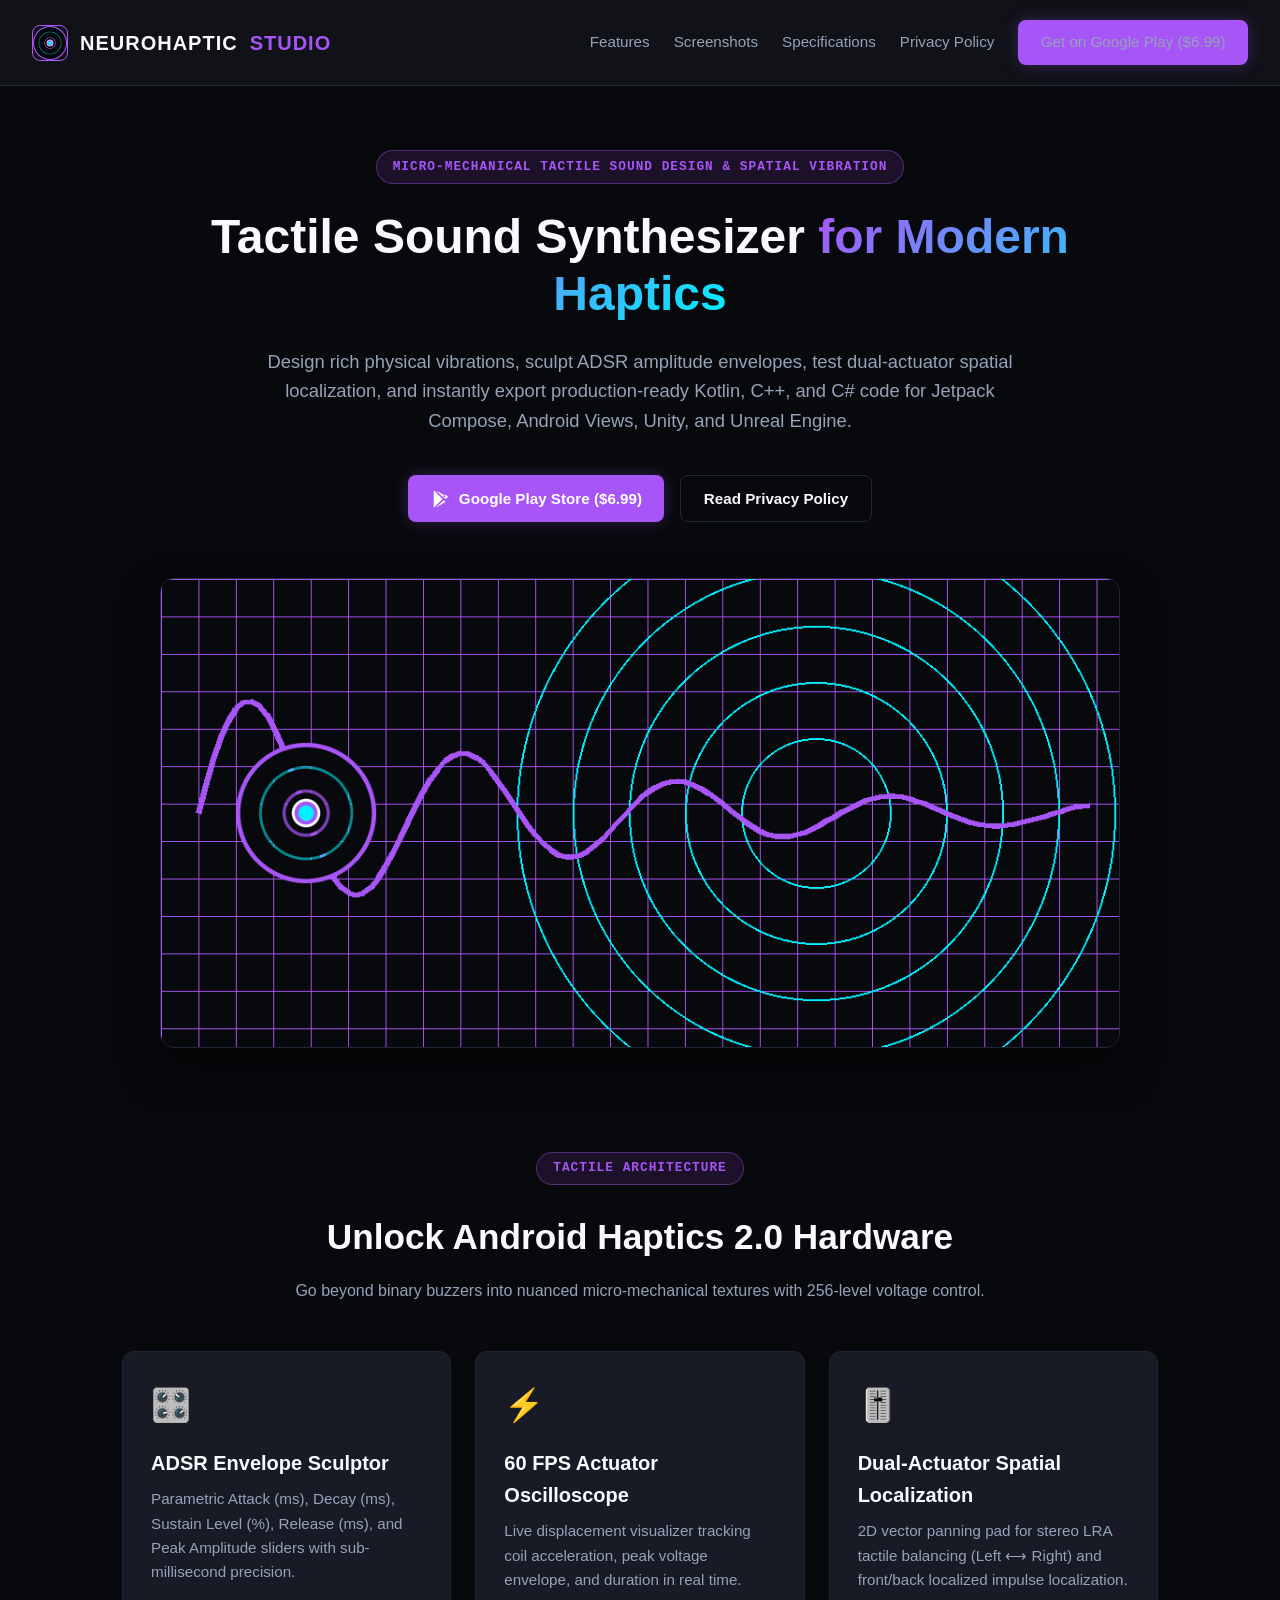
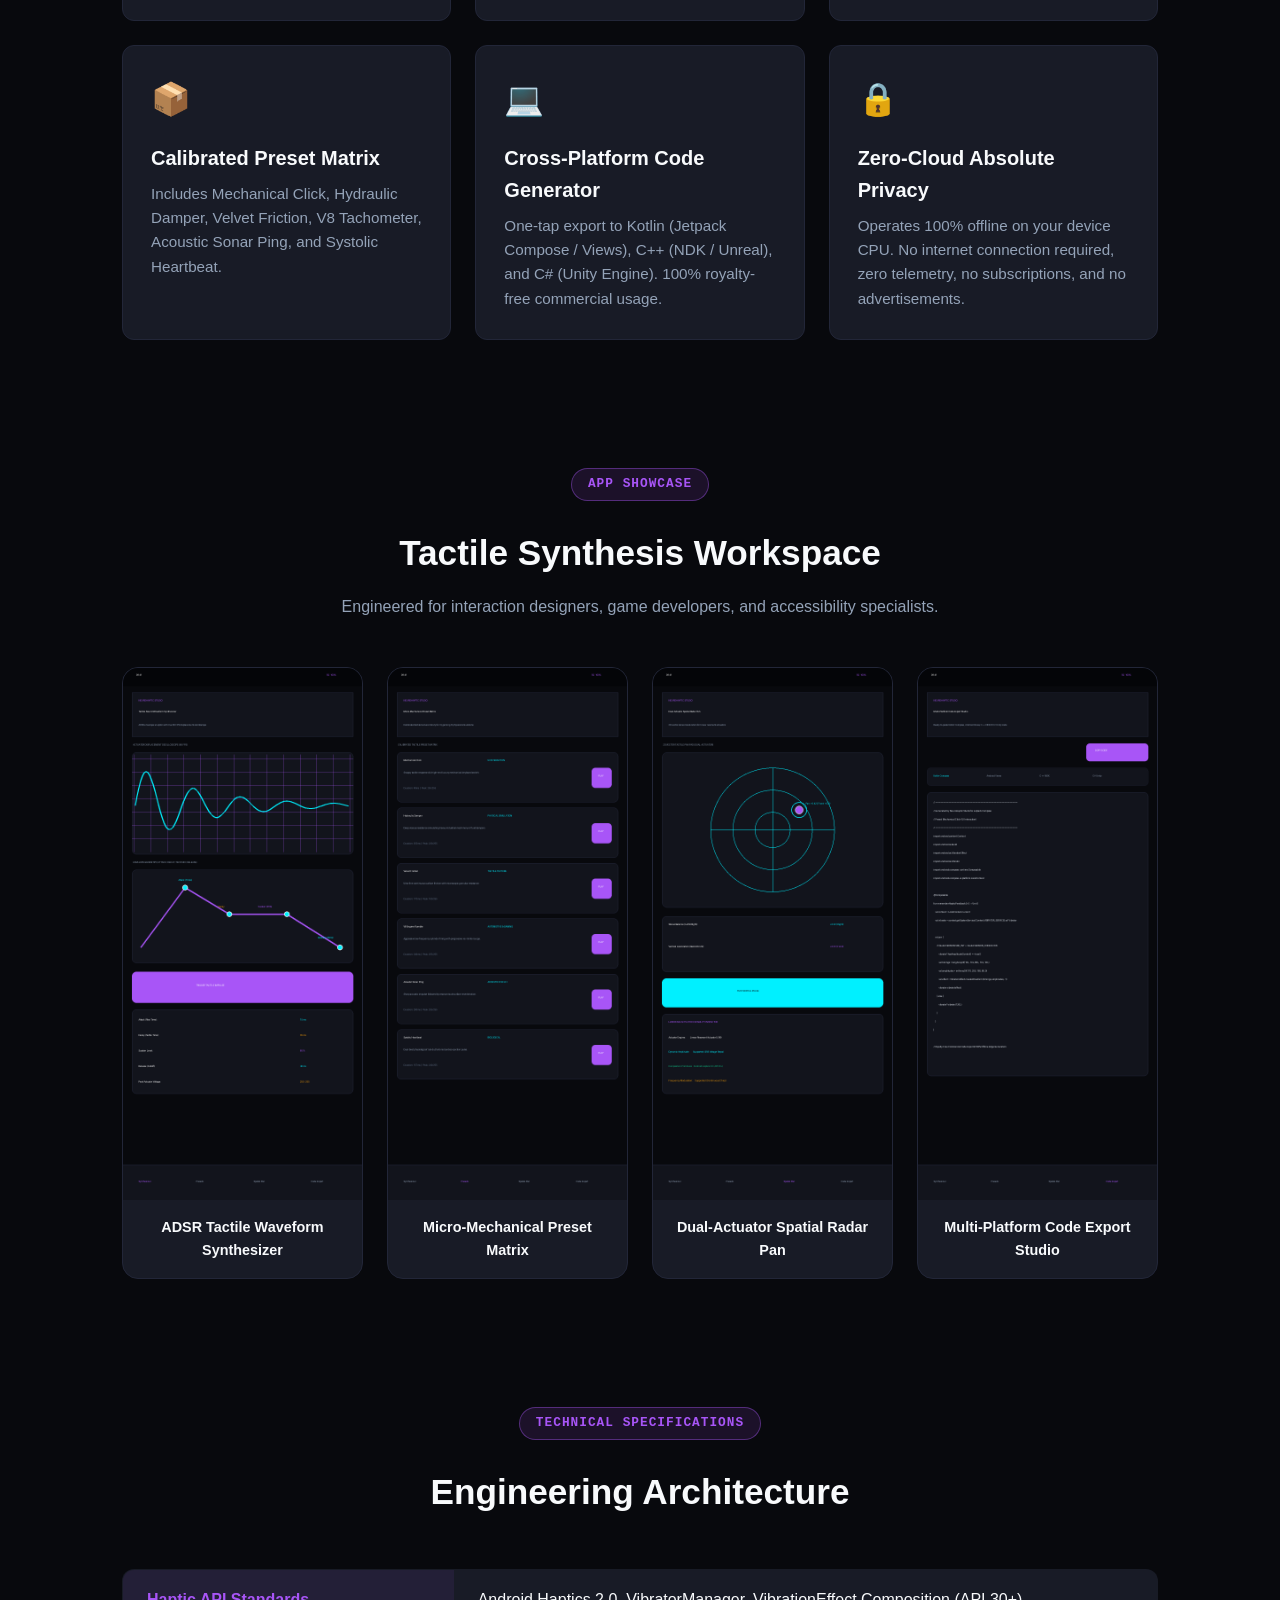
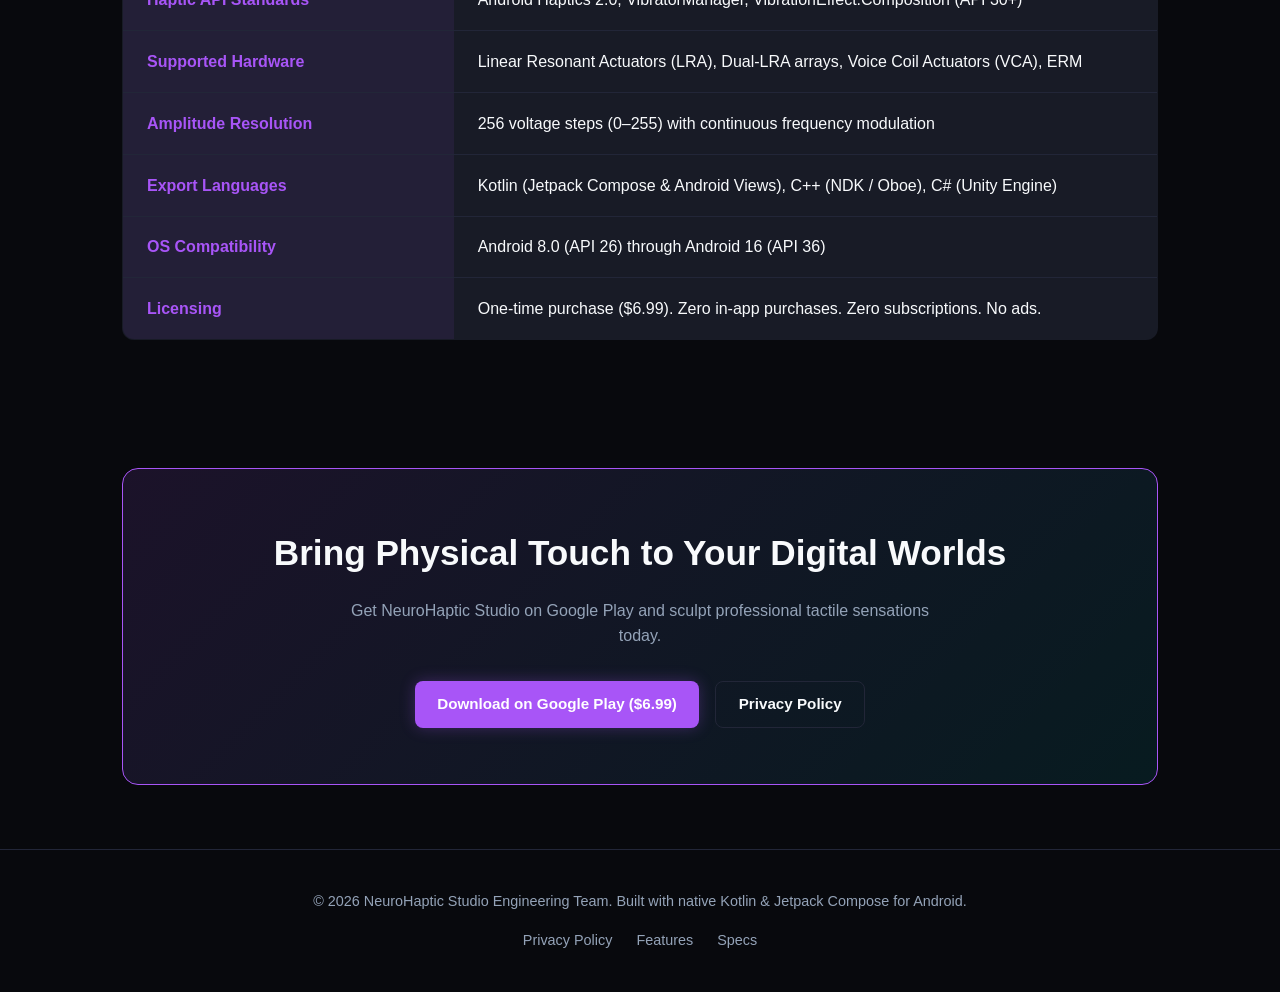
<file: index.html>
<!DOCTYPE html>
<html lang="en">
<head>
  <meta charset="UTF-8">
  <meta name="viewport" content="width=device-width, initial-scale=1.0">
  <title>NeuroHaptic Studio — Dual-Actuator Spatial Vibration Synthesizer</title>
  <meta name="description" content="Sculpt, synthesize, and export pro-grade tactile waveforms for Android, Unity, and Unreal with zero cloud servers.">
  <link rel="stylesheet" href="style.css">
  <link rel="icon" type="image/png" href="assets/icon_512.png">
</head>
<body>

  <!-- Navigation -->
  <header class="navbar">
    <a href="#" class="nav-brand">
      <img src="assets/icon_512.png" alt="NeuroHaptic Studio Icon">
      NEUROHAPTIC <span>STUDIO</span>
    </a>
    <nav class="nav-links">
      <a href="#features">Features</a>
      <a href="#screenshots">Screenshots</a>
      <a href="#specs">Specifications</a>
      <a href="privacy.html">Privacy Policy</a>
      <a href="#download" class="btn-primary">Get on Google Play ($6.99)</a>
    </nav>
  </header>

  <!-- Hero Section -->
  <main>
    <section class="hero">
      <div class="badge">MICRO-MECHANICAL TACTILE SOUND DESIGN & SPATIAL VIBRATION</div>
      <h1>Tactile Sound Synthesizer <span>for Modern Haptics</span></h1>
      <p>
        Design rich physical vibrations, sculpt ADSR amplitude envelopes, test dual-actuator spatial localization, and instantly export production-ready Kotlin, C++, and C# code for Jetpack Compose, Android Views, Unity, and Unreal Engine.
      </p>
      
      <div class="hero-actions">
        <a href="#download" class="btn-primary">
          <svg width="20" height="20" viewBox="0 0 24 24" fill="currentColor"><path d="M3.609 1.814L13.792 12 3.61 22.186c-.193-.11-.31-.322-.31-.56V2.374c0-.238.117-.45.31-.56zM15.207 13.414l2.193 2.193-11.83 6.786 9.637-8.979zm0-2.828L5.57 1.607l11.83 6.786-2.193 2.193zm1.414 1.414l3.535-2.028c.677-.388.677-1.026 0-1.414l-3.535-2.028-2.121 2.121 2.121 2.121v.228z"/></svg>
          Google Play Store ($6.99)
        </a>
        <a href="privacy.html" class="btn-secondary">Read Privacy Policy</a>
      </div>

      <img src="assets/feature_graphic.png" alt="NeuroHaptic Studio Feature Graphic" class="hero-banner">
    </section>

    <!-- Key Features -->
    <section id="features" class="features-section">
      <div class="section-header">
        <div class="badge">TACTILE ARCHITECTURE</div>
        <h2>Unlock Android Haptics 2.0 Hardware</h2>
        <p>Go beyond binary buzzers into nuanced micro-mechanical textures with 256-level voltage control.</p>
      </div>

      <div class="grid">
        <div class="card">
          <div class="card-icon">🎛️</div>
          <h3>ADSR Envelope Sculptor</h3>
          <p>Parametric Attack (ms), Decay (ms), Sustain Level (%), Release (ms), and Peak Amplitude sliders with sub-millisecond precision.</p>
        </div>

        <div class="card">
          <div class="card-icon">⚡</div>
          <h3>60 FPS Actuator Oscilloscope</h3>
          <p>Live displacement visualizer tracking coil acceleration, peak voltage envelope, and duration in real time.</p>
        </div>

        <div class="card">
          <div class="card-icon">🎚️</div>
          <h3>Dual-Actuator Spatial Localization</h3>
          <p>2D vector panning pad for stereo LRA tactile balancing (Left ⟷ Right) and front/back localized impulse localization.</p>
        </div>

        <div class="card">
          <div class="card-icon">📦</div>
          <h3>Calibrated Preset Matrix</h3>
          <p>Includes Mechanical Click, Hydraulic Damper, Velvet Friction, V8 Tachometer, Acoustic Sonar Ping, and Systolic Heartbeat.</p>
        </div>

        <div class="card">
          <div class="card-icon">💻</div>
          <h3>Cross-Platform Code Generator</h3>
          <p>One-tap export to Kotlin (Jetpack Compose / Views), C++ (NDK / Unreal), and C# (Unity Engine). 100% royalty-free commercial usage.</p>
        </div>

        <div class="card">
          <div class="card-icon">🔒</div>
          <h3>Zero-Cloud Absolute Privacy</h3>
          <p>Operates 100% offline on your device CPU. No internet connection required, zero telemetry, no subscriptions, and no advertisements.</p>
        </div>
      </div>
    </section>

    <!-- Screenshots Showcase -->
    <section id="screenshots" class="screenshots-section">
      <div class="section-header">
        <div class="badge">APP SHOWCASE</div>
        <h2>Tactile Synthesis Workspace</h2>
        <p>Engineered for interaction designers, game developers, and accessibility specialists.</p>
      </div>

      <div class="screenshot-grid">
        <div class="screenshot-card">
          <img src="assets/01_Tactile_Sound_Waveform_Synthesizer.png" alt="Tactile Sound Waveform Synthesizer">
          <div class="caption">ADSR Tactile Waveform Synthesizer</div>
        </div>
        <div class="screenshot-card">
          <img src="assets/02_Micro_Mechanical_Preset_Matrix.png" alt="Micro-Mechanical Preset Matrix">
          <div class="caption">Micro-Mechanical Preset Matrix</div>
        </div>
        <div class="screenshot-card">
          <img src="assets/03_Dual_Actuator_Spatial_Radar_Pan.png" alt="Dual-Actuator Spatial Radar Pan">
          <div class="caption">Dual-Actuator Spatial Radar Pan</div>
        </div>
        <div class="screenshot-card">
          <img src="assets/04_Multi_Platform_Code_Export_Studio.png" alt="Multi-Platform Code Export Studio">
          <div class="caption">Multi-Platform Code Export Studio</div>
        </div>
      </div>
    </section>

    <!-- Technical Specs -->
    <section id="specs" class="specs-section">
      <div class="section-header">
        <div class="badge">TECHNICAL SPECIFICATIONS</div>
        <h2>Engineering Architecture</h2>
      </div>

      <table class="specs-table">
        <tr>
          <th>Haptic API Standards</th>
          <td>Android Haptics 2.0, VibratorManager, VibrationEffect.Composition (API 30+)</td>
        </tr>
        <tr>
          <th>Supported Hardware</th>
          <td>Linear Resonant Actuators (LRA), Dual-LRA arrays, Voice Coil Actuators (VCA), ERM</td>
        </tr>
        <tr>
          <th>Amplitude Resolution</th>
          <td>256 voltage steps (0–255) with continuous frequency modulation</td>
        </tr>
        <tr>
          <th>Export Languages</th>
          <td>Kotlin (Jetpack Compose & Android Views), C++ (NDK / Oboe), C# (Unity Engine)</td>
        </tr>
        <tr>
          <th>OS Compatibility</th>
          <td>Android 8.0 (API 26) through Android 16 (API 36)</td>
        </tr>
        <tr>
          <th>Licensing</th>
          <td>One-time purchase ($6.99). Zero in-app purchases. Zero subscriptions. No ads.</td>
        </tr>
      </table>
    </section>

    <!-- Download CTA -->
    <section id="download" class="download-section">
      <div class="cta-box">
        <h2>Bring Physical Touch to Your Digital Worlds</h2>
        <p>Get NeuroHaptic Studio on Google Play and sculpt professional tactile sensations today.</p>
        <div class="cta-buttons">
          <a href="#" class="btn-primary">
            Download on Google Play ($6.99)
          </a>
          <a href="privacy.html" class="btn-secondary">
            Privacy Policy
          </a>
        </div>
      </div>
    </section>
  </main>

  <!-- Footer -->
  <footer class="footer">
    <p>&copy; 2026 NeuroHaptic Studio Engineering Team. Built with native Kotlin & Jetpack Compose for Android.</p>
    <div class="footer-links">
      <a href="privacy.html">Privacy Policy</a>
      <a href="#features">Features</a>
      <a href="#specs">Specs</a>
    </div>
  </footer>

</body>
</html>
</file>
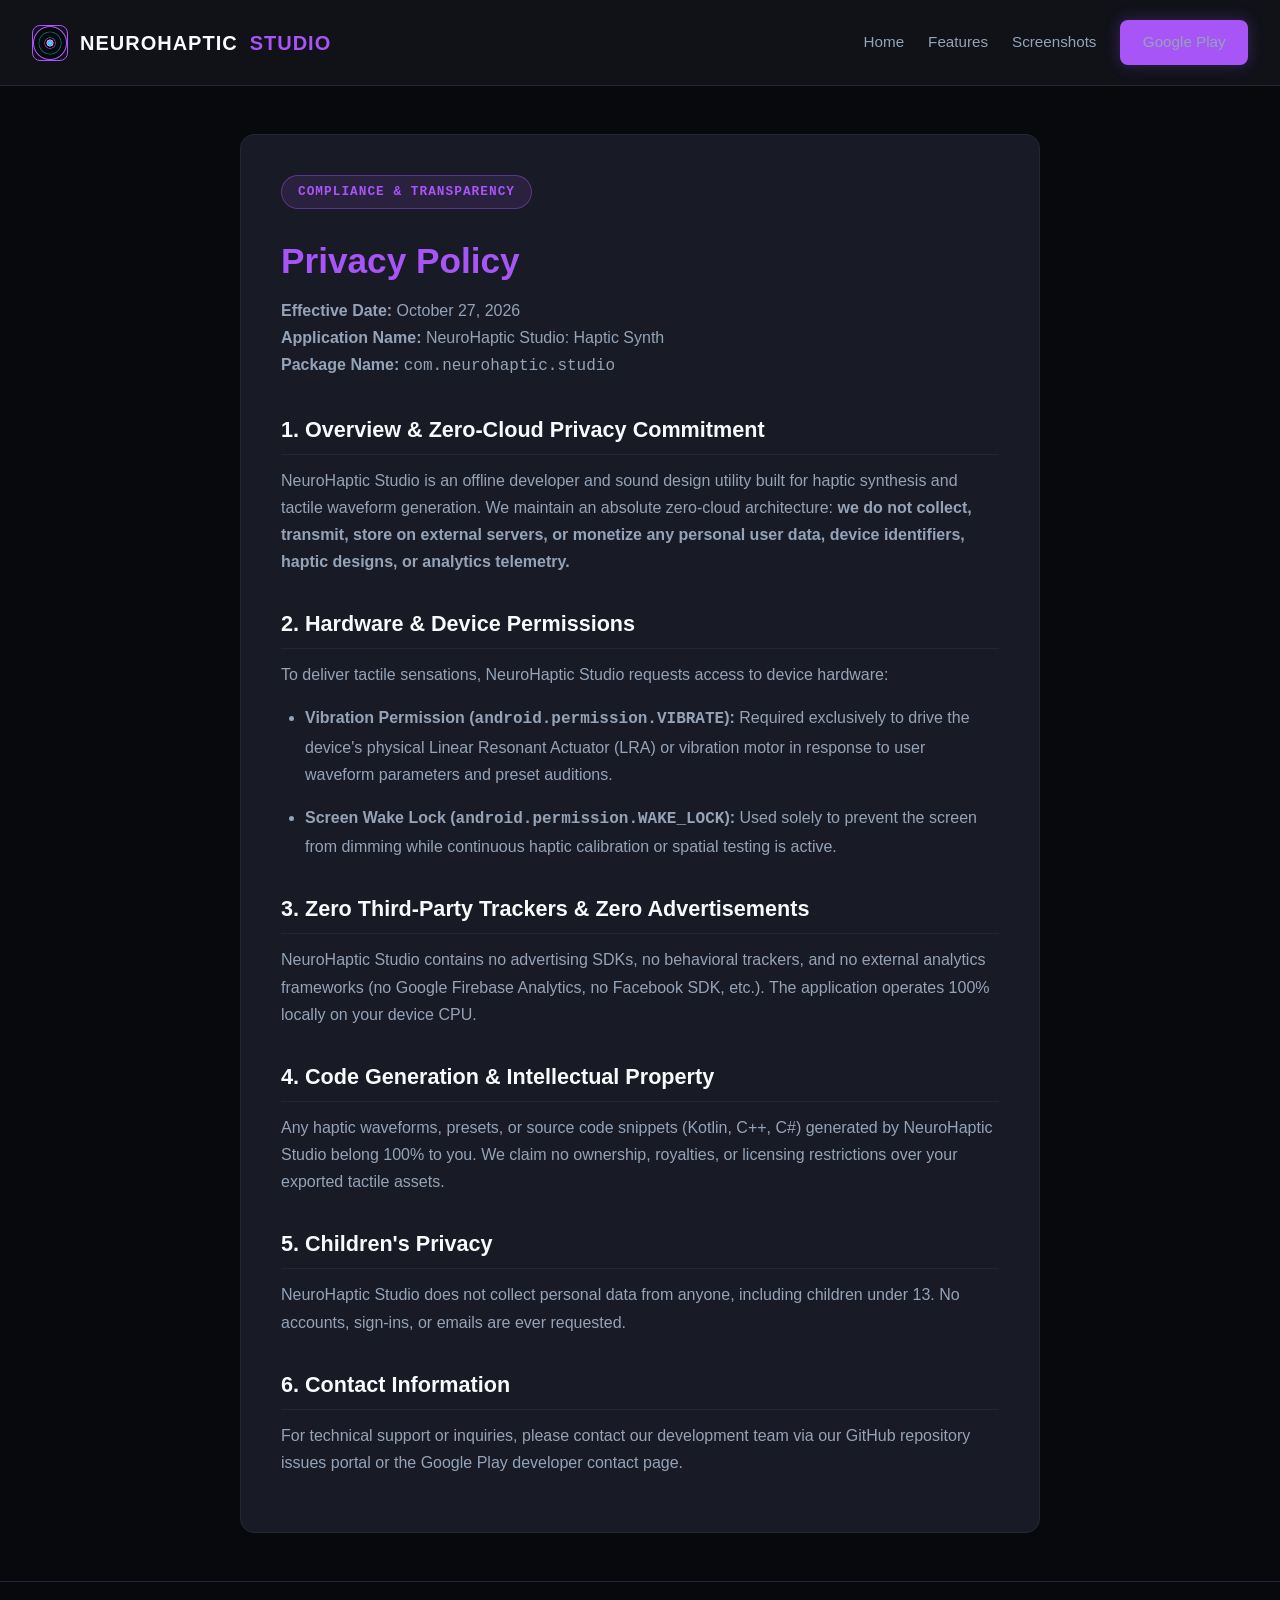
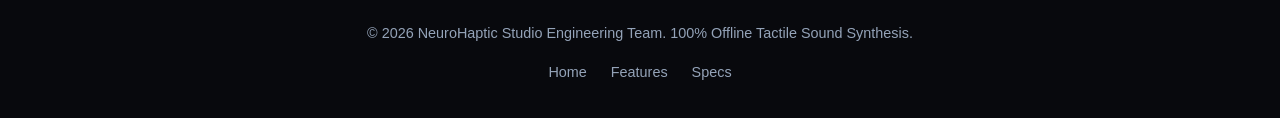
<file: privacy.html>
<!DOCTYPE html>
<html lang="en">
<head>
  <meta charset="UTF-8">
  <meta name="viewport" content="width=device-width, initial-scale=1.0">
  <title>Privacy Policy - NeuroHaptic Studio</title>
  <meta name="description" content="Official Privacy Policy for NeuroHaptic Studio Android application.">
  <link rel="stylesheet" href="style.css">
  <link rel="icon" type="image/png" href="assets/icon_512.png">
  <style>
    .privacy-content {
      max-width: 800px;
      margin: 3rem auto;
      padding: 2.5rem;
      background: var(--surface-card);
      border: 1px solid var(--border-color);
      border-radius: 14px;
    }
    .privacy-content h1 {
      font-size: 2.2rem;
      color: var(--primary);
      margin-bottom: 0.5rem;
    }
    .privacy-content h2 {
      font-size: 1.35rem;
      margin-top: 2rem;
      margin-bottom: 0.75rem;
      border-bottom: 1px solid var(--border-color);
      padding-bottom: 0.4rem;
      color: var(--text-main);
    }
    .privacy-content p, .privacy-content li {
      color: var(--text-muted);
      font-size: 1rem;
      line-height: 1.7;
      margin-bottom: 1rem;
    }
    .privacy-content ul {
      padding-left: 1.5rem;
      margin-bottom: 1.5rem;
    }
  </style>
</head>
<body>

  <!-- Navigation -->
  <header class="navbar">
    <a href="index.html" class="nav-brand">
      <img src="assets/icon_512.png" alt="NeuroHaptic Studio Icon">
      NEUROHAPTIC <span>STUDIO</span>
    </a>
    <nav class="nav-links">
      <a href="index.html">Home</a>
      <a href="index.html#features">Features</a>
      <a href="index.html#screenshots">Screenshots</a>
      <a href="index.html#download" class="btn-primary">Google Play</a>
    </nav>
  </header>

  <main class="privacy-content">
    <div class="badge">COMPLIANCE & TRANSPARENCY</div>
    <h1>Privacy Policy</h1>
    <p><strong>Effective Date:</strong> October 27, 2026<br>
    <strong>Application Name:</strong> NeuroHaptic Studio: Haptic Synth<br>
    <strong>Package Name:</strong> <code>com.neurohaptic.studio</code></p>

    <h2>1. Overview & Zero-Cloud Privacy Commitment</h2>
    <p>
      NeuroHaptic Studio is an offline developer and sound design utility built for haptic synthesis and tactile waveform generation. We maintain an absolute zero-cloud architecture: <strong>we do not collect, transmit, store on external servers, or monetize any personal user data, device identifiers, haptic designs, or analytics telemetry.</strong>
    </p>

    <h2>2. Hardware & Device Permissions</h2>
    <p>To deliver tactile sensations, NeuroHaptic Studio requests access to device hardware:</p>
    <ul>
      <li>
        <strong>Vibration Permission (<code>android.permission.VIBRATE</code>):</strong>
        Required exclusively to drive the device's physical Linear Resonant Actuator (LRA) or vibration motor in response to user waveform parameters and preset auditions.
      </li>
      <li>
        <strong>Screen Wake Lock (<code>android.permission.WAKE_LOCK</code>):</strong>
        Used solely to prevent the screen from dimming while continuous haptic calibration or spatial testing is active.
      </li>
    </ul>

    <h2>3. Zero Third-Party Trackers & Zero Advertisements</h2>
    <p>
      NeuroHaptic Studio contains no advertising SDKs, no behavioral trackers, and no external analytics frameworks (no Google Firebase Analytics, no Facebook SDK, etc.). The application operates 100% locally on your device CPU.
    </p>

    <h2>4. Code Generation & Intellectual Property</h2>
    <p>
      Any haptic waveforms, presets, or source code snippets (Kotlin, C++, C#) generated by NeuroHaptic Studio belong 100% to you. We claim no ownership, royalties, or licensing restrictions over your exported tactile assets.
    </p>

    <h2>5. Children's Privacy</h2>
    <p>
      NeuroHaptic Studio does not collect personal data from anyone, including children under 13. No accounts, sign-ins, or emails are ever requested.
    </p>

    <h2>6. Contact Information</h2>
    <p>
      For technical support or inquiries, please contact our development team via our GitHub repository issues portal or the Google Play developer contact page.
    </p>
  </main>

  <!-- Footer -->
  <footer class="footer">
    <p>&copy; 2026 NeuroHaptic Studio Engineering Team. 100% Offline Tactile Sound Synthesis.</p>
    <div class="footer-links">
      <a href="index.html">Home</a>
      <a href="index.html#features">Features</a>
      <a href="index.html#specs">Specs</a>
    </div>
  </footer>

</body>
</html>
</file>
<file: style.css>
:root {
  --bg-color: #08090D;
  --surface-color: #12141C;
  --surface-card: #181B26;
  --primary: #A855F7;
  --primary-glow: rgba(168, 85, 247, 0.28);
  --secondary: #00F0FF;
  --warning: #F59E0B;
  --danger: #F43F5E;
  --text-main: #F8FAFC;
  --text-muted: #94A3B8;
  --border-color: #222638;
  --font-mono: 'SF Mono', Consolas, 'Liberation Mono', Menlo, Courier, monospace;
}

* {
  margin: 0;
  padding: 0;
  box-sizing: border-box;
}

body {
  font-family: -apple-system, BlinkMacSystemFont, 'Segoe UI', Roboto, Helvetica, Arial, sans-serif;
  background-color: var(--bg-color);
  color: var(--text-main);
  line-height: 1.6;
  overflow-x: hidden;
}

.navbar {
  display: flex;
  justify-content: space-between;
  align-items: center;
  padding: 1.25rem 2rem;
  background: rgba(18, 20, 28, 0.85);
  backdrop-filter: blur(12px);
  border-bottom: 1px solid var(--border-color);
  position: sticky;
  top: 0;
  z-index: 100;
}

.nav-brand {
  display: flex;
  align-items: center;
  gap: 12px;
  font-weight: 800;
  font-size: 1.25rem;
  letter-spacing: 1px;
  color: var(--text-main);
  text-decoration: none;
}

.nav-brand img {
  width: 36px;
  height: 36px;
  border-radius: 8px;
  border: 1px solid var(--primary);
}

.nav-brand span {
  color: var(--primary);
}

.nav-links {
  display: flex;
  gap: 1.5rem;
  align-items: center;
}

.nav-links a {
  color: var(--text-muted);
  text-decoration: none;
  font-size: 0.95rem;
  font-weight: 500;
  transition: color 0.2s;
}

.nav-links a:hover {
  color: var(--primary);
}

.btn-primary {
  background: var(--primary);
  color: #FFFFFF;
  padding: 0.65rem 1.4rem;
  border-radius: 8px;
  font-weight: 700;
  font-size: 0.95rem;
  text-decoration: none;
  display: inline-flex;
  align-items: center;
  gap: 8px;
  transition: all 0.2s ease;
  box-shadow: 0 0 15px var(--primary-glow);
}

.btn-primary:hover {
  transform: translateY(-2px);
  box-shadow: 0 0 25px rgba(168, 85, 247, 0.45);
}

.btn-secondary {
  background: transparent;
  color: var(--text-main);
  border: 1px solid var(--border-color);
  padding: 0.65rem 1.4rem;
  border-radius: 8px;
  font-weight: 600;
  font-size: 0.95rem;
  text-decoration: none;
  transition: all 0.2s;
}

.btn-secondary:hover {
  border-color: var(--secondary);
  color: var(--secondary);
}

.hero {
  padding: 4rem 2rem 2rem;
  max-width: 1100px;
  margin: 0 auto;
  text-align: center;
}

.badge {
  display: inline-block;
  padding: 0.35rem 1rem;
  background: rgba(168, 85, 247, 0.12);
  border: 1px solid rgba(168, 85, 247, 0.4);
  color: var(--primary);
  border-radius: 20px;
  font-size: 0.8rem;
  font-family: var(--font-mono);
  font-weight: 700;
  letter-spacing: 1px;
  margin-bottom: 1.5rem;
}

.hero h1 {
  font-size: 3rem;
  line-height: 1.2;
  font-weight: 800;
  margin-bottom: 1.5rem;
}

.hero h1 span {
  color: var(--primary);
  background: linear-gradient(135deg, #A855F7 0%, #00F0FF 100%);
  -webkit-background-clip: text;
  -webkit-text-fill-color: transparent;
}

.hero p {
  font-size: 1.15rem;
  color: var(--text-muted);
  max-width: 780px;
  margin: 0 auto 2.5rem;
}

.hero-actions {
  display: flex;
  gap: 1rem;
  justify-content: center;
  margin-bottom: 3.5rem;
}

.hero-banner {
  width: 100%;
  max-width: 960px;
  border-radius: 14px;
  border: 1px solid var(--border-color);
  box-shadow: 0 20px 40px rgba(0, 0, 0, 0.6);
}

.features-section, .screenshots-section, .specs-section, .download-section {
  padding: 4rem 2rem;
  max-width: 1100px;
  margin: 0 auto;
}

.section-header {
  text-align: center;
  margin-bottom: 3rem;
}

.section-header h2 {
  font-size: 2.2rem;
  margin-bottom: 0.75rem;
}

.section-header p {
  color: var(--text-muted);
}

.grid {
  display: grid;
  grid-template-columns: repeat(auto-fit, minmax(320px, 1fr));
  gap: 1.5rem;
}

.card {
  background: var(--surface-card);
  border: 1px solid var(--border-color);
  border-radius: 12px;
  padding: 1.75rem;
  transition: transform 0.2s, border-color 0.2s;
}

.card:hover {
  transform: translateY(-4px);
  border-color: var(--primary);
}

.card-icon {
  font-size: 2rem;
  margin-bottom: 1rem;
}

.card h3 {
  font-size: 1.25rem;
  margin-bottom: 0.5rem;
  color: var(--text-main);
}

.card p {
  color: var(--text-muted);
  font-size: 0.95rem;
}

.screenshot-grid {
  display: grid;
  grid-template-columns: repeat(auto-fit, minmax(230px, 1fr));
  gap: 1.5rem;
}

.screenshot-card {
  background: var(--surface-card);
  border: 1px solid var(--border-color);
  border-radius: 16px;
  overflow: hidden;
  text-align: center;
  transition: transform 0.2s;
}

.screenshot-card:hover {
  transform: translateY(-4px);
  border-color: var(--secondary);
}

.screenshot-card img {
  width: 100%;
  height: auto;
  display: block;
}

.screenshot-card .caption {
  padding: 1rem;
  font-size: 0.9rem;
  font-weight: 600;
  color: var(--text-main);
}

.specs-table {
  width: 100%;
  border-collapse: collapse;
  background: var(--surface-card);
  border-radius: 12px;
  overflow: hidden;
  border: 1px solid var(--border-color);
}

.specs-table th, .specs-table td {
  padding: 1.1rem 1.5rem;
  text-align: left;
  border-bottom: 1px solid var(--border-color);
}

.specs-table th {
  background: rgba(168, 85, 247, 0.08);
  color: var(--primary);
  font-weight: 700;
  width: 32%;
}

.specs-table td {
  color: var(--text-main);
}

.download-section {
  text-align: center;
}

.cta-box {
  background: linear-gradient(135deg, rgba(168, 85, 247, 0.12) 0%, rgba(0, 240, 255, 0.08) 100%);
  border: 1px solid var(--primary);
  padding: 3.5rem 2rem;
  border-radius: 16px;
}

.cta-box h2 {
  font-size: 2.2rem;
  margin-bottom: 1rem;
}

.cta-box p {
  color: var(--text-muted);
  max-width: 600px;
  margin: 0 auto 2rem;
}

.cta-buttons {
  display: flex;
  gap: 1rem;
  justify-content: center;
}

.footer {
  border-top: 1px solid var(--border-color);
  padding: 2.5rem 2rem;
  text-align: center;
  color: var(--text-muted);
  font-size: 0.9rem;
  display: flex;
  flex-direction: column;
  gap: 1rem;
}

.footer-links {
  display: flex;
  gap: 1.5rem;
  justify-content: center;
}

.footer-links a {
  color: var(--text-muted);
  text-decoration: none;
}

.footer-links a:hover {
  color: var(--primary);
}
</file>
